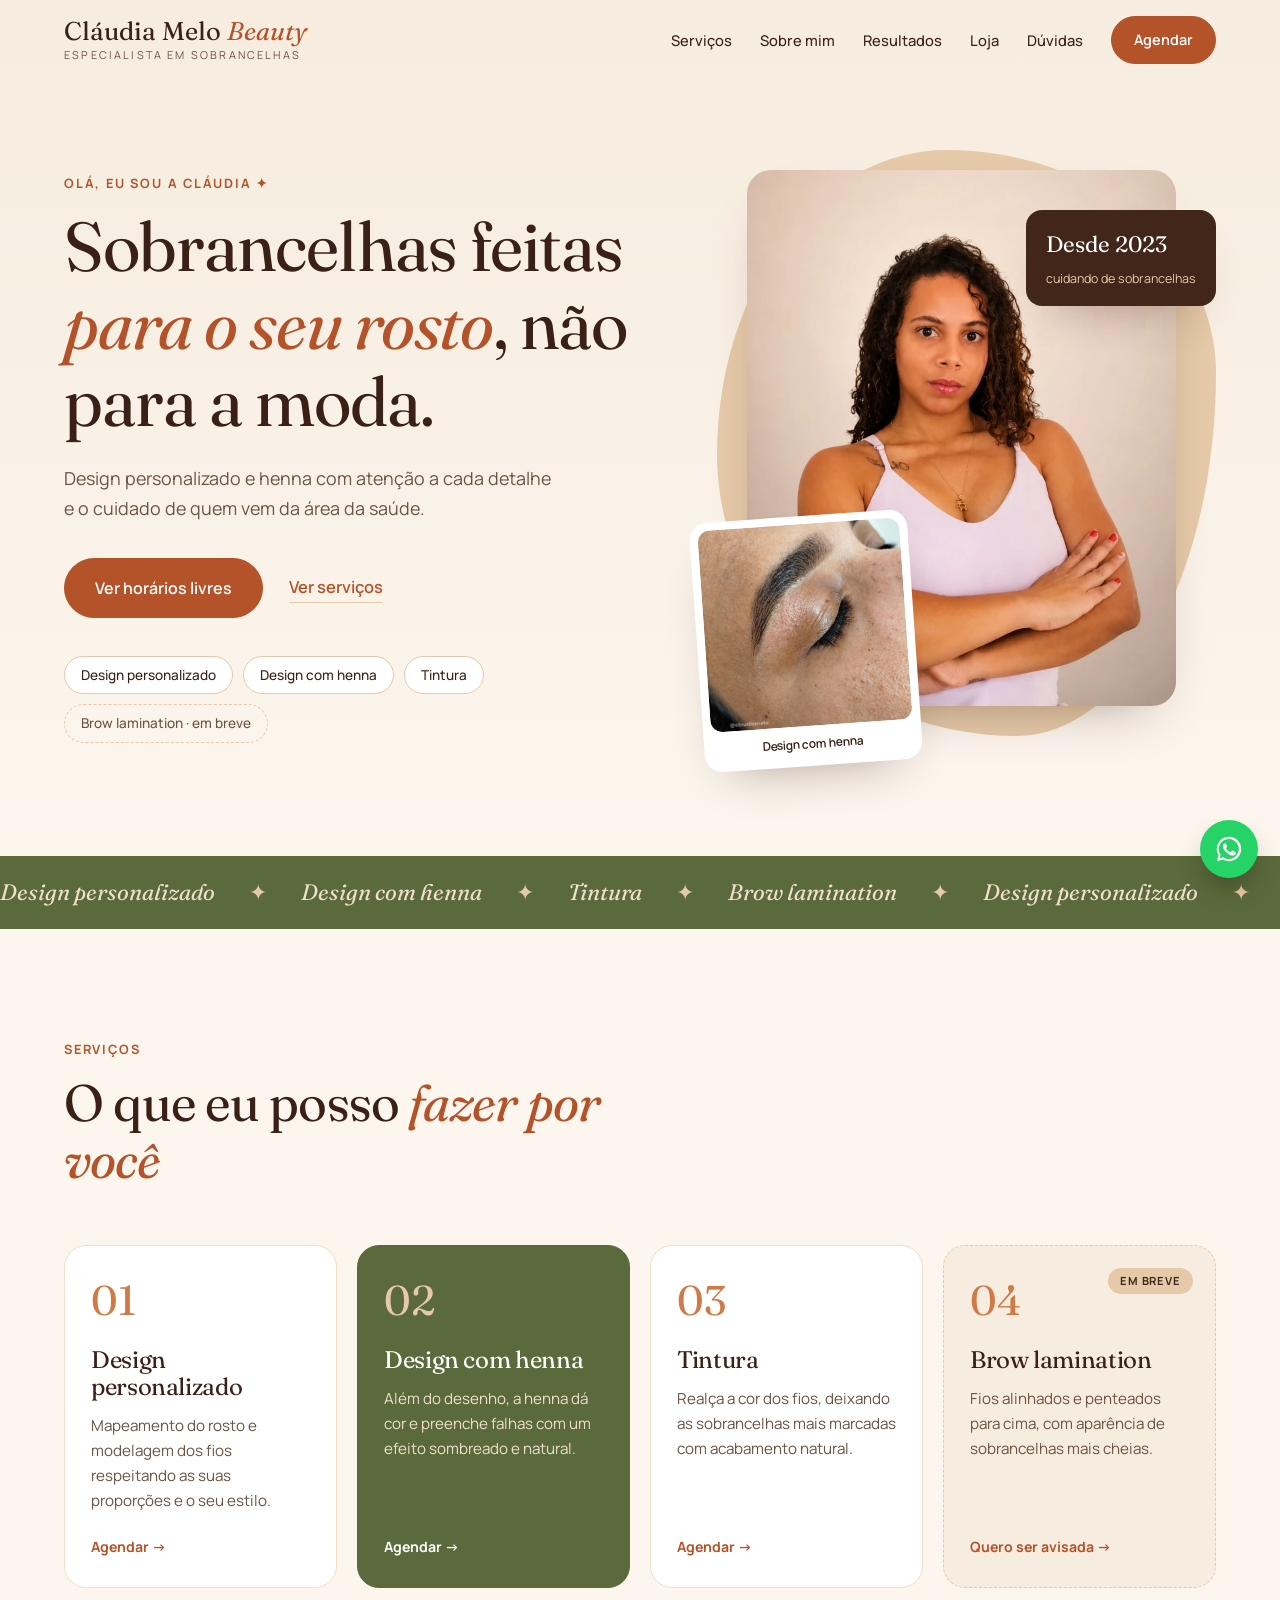
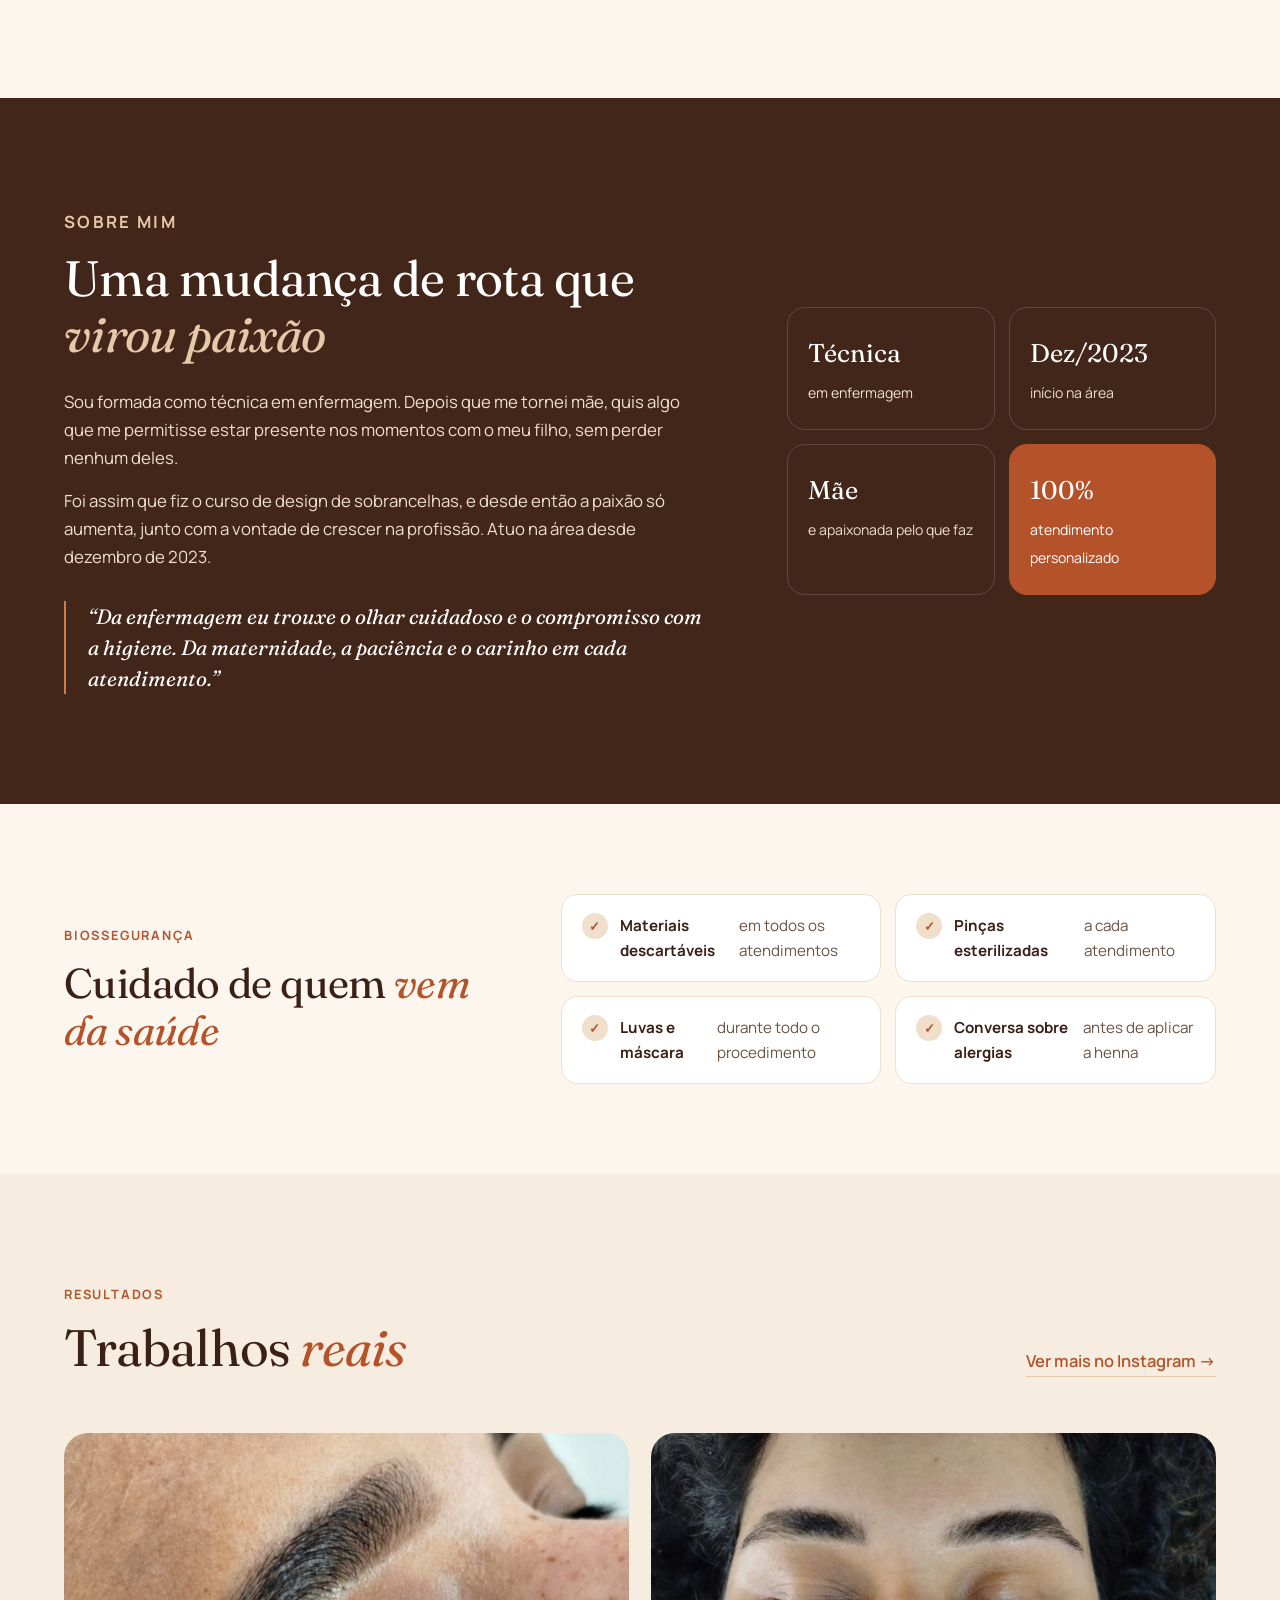
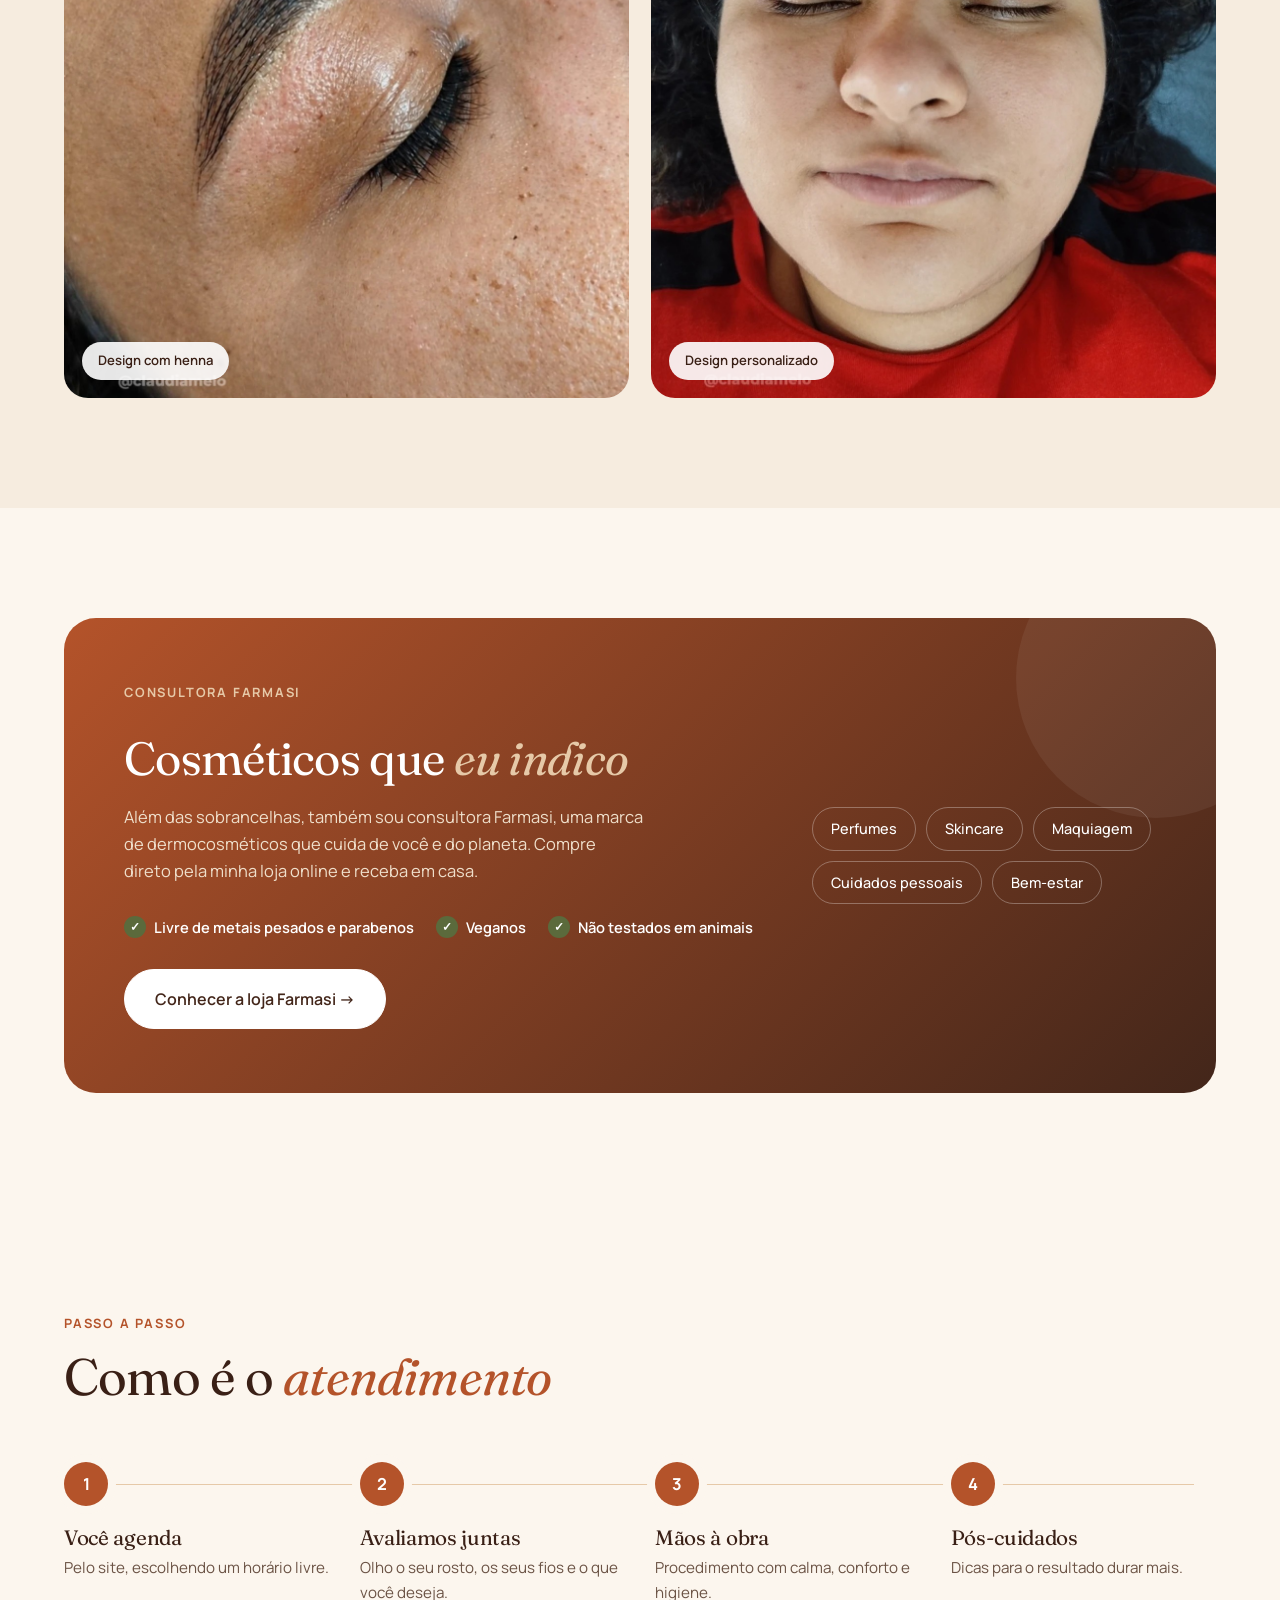
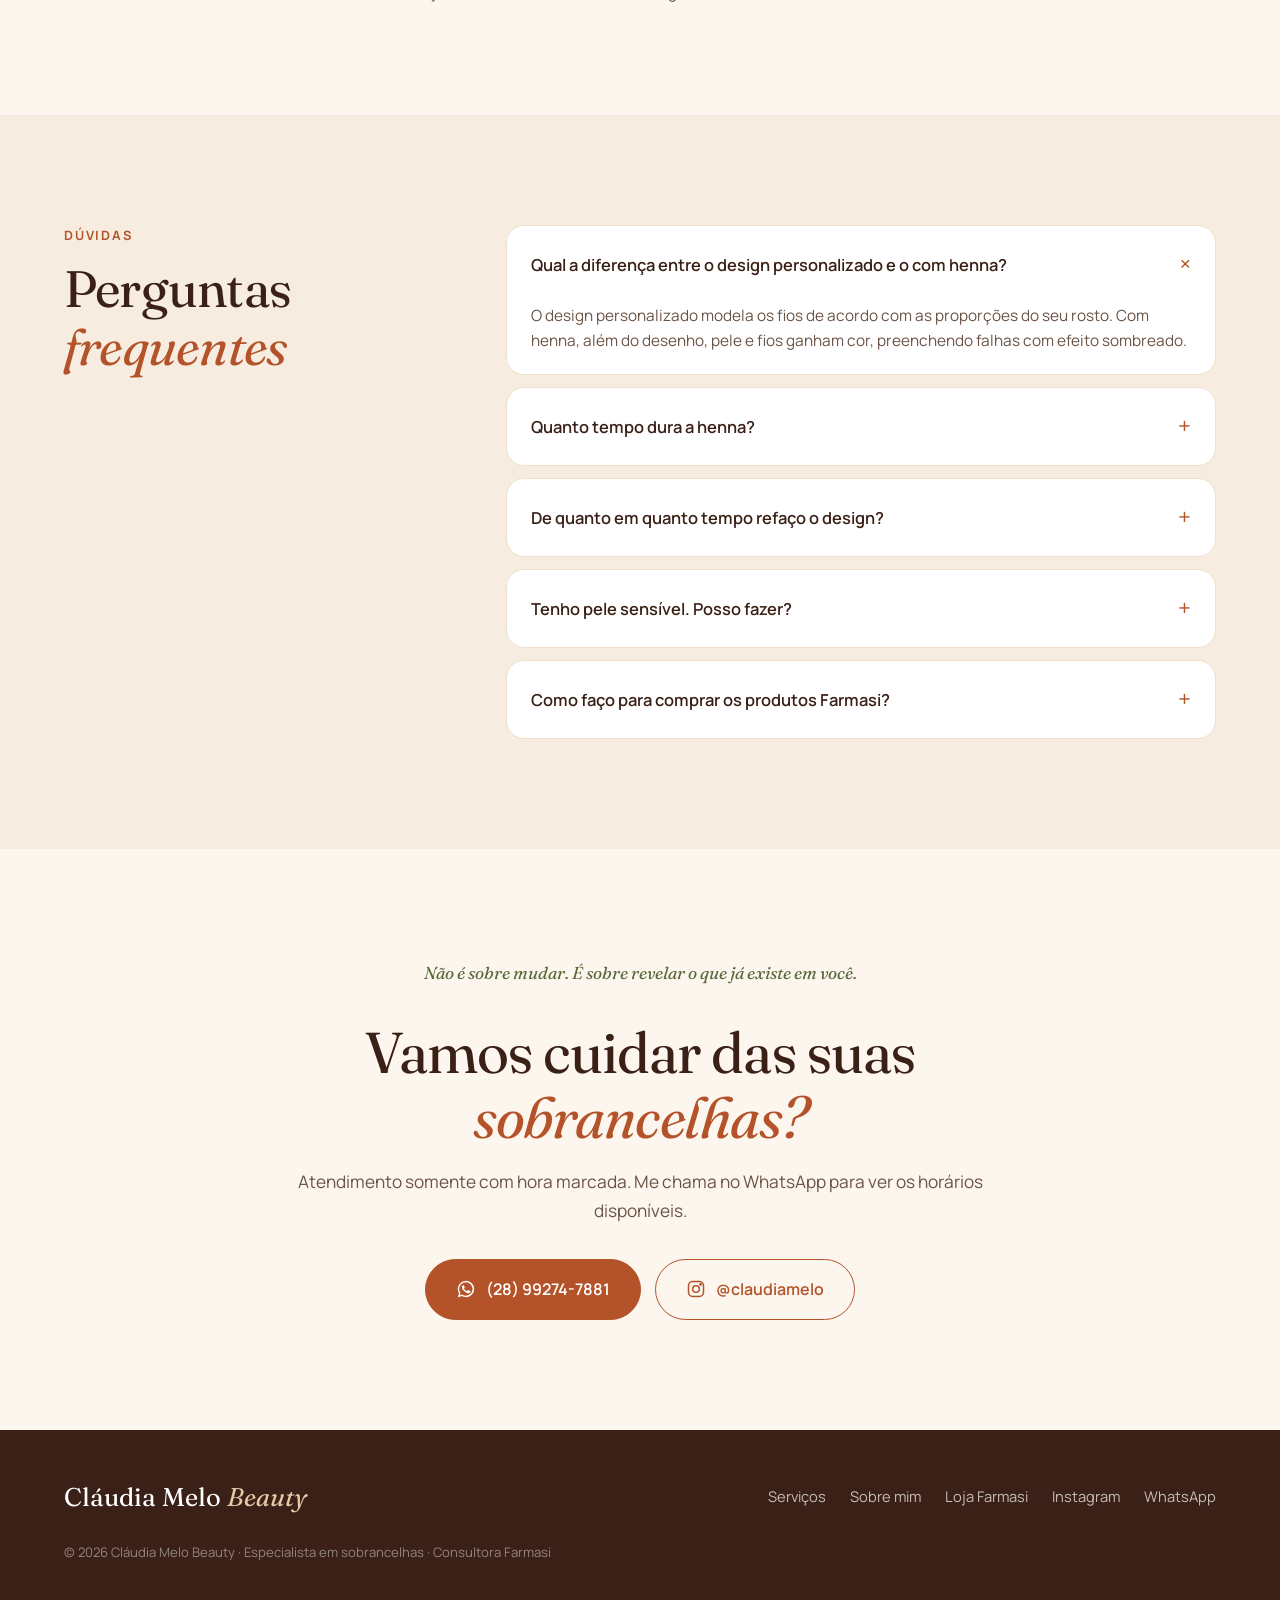
<file: index.html>
<!DOCTYPE html>
<html lang="pt-BR">
<head>
  <meta charset="UTF-8">
  <meta name="viewport" content="width=device-width, initial-scale=1.0">
  <title>Cláudia Melo Beauty | Especialista em Sobrancelhas</title>
  <meta name="description" content="Design de sobrancelhas personalizado, design com henna, tintura e brow lamination com Cláudia Melo Beauty. Consultora Farmasi. Agende pelo WhatsApp.">
  <meta property="og:title" content="Cláudia Melo Beauty | Especialista em Sobrancelhas">
  <meta property="og:description" content="Sobrancelhas desenhadas sob medida, com o cuidado de quem vem da área da saúde.">
  <meta property="og:image" content="design-henna.webp">
  <meta name="theme-color" content="#fcf6ee">
  <link rel="preconnect" href="https://fonts.googleapis.com">
  <link rel="preconnect" href="https://fonts.gstatic.com" crossorigin>
  <link href="https://fonts.googleapis.com/css2?family=Fraunces:ital,opsz,wght@0,9..144,400;0,9..144,500;1,9..144,400&family=Manrope:wght@400;500;600;700&display=swap" rel="stylesheet">
  <link rel="stylesheet" href="style.css?v=7">
</head>
<body>

  <!-- Cabeçalho -->
  <header class="header" id="header">
    <div class="container header__inner">
      <a href="#inicio" class="brand" aria-label="Cláudia Melo Beauty">
        <span class="brand__name">Cláudia Melo <em>Beauty</em></span>
        <span class="brand__tag">especialista em sobrancelhas</span>
      </a>
      <nav class="nav" id="nav">
        <a href="#servicos">Serviços</a>
        <a href="#sobre">Sobre mim</a>
        <a href="#resultados">Resultados</a>
        <a href="#loja">Loja</a>
        <a href="#duvidas">Dúvidas</a>
        <a href="agendar.html" class="pill">Agendar</a>
      </nav>
      <button class="burger" id="burger" aria-label="Abrir menu"><span></span><span></span></button>
    </div>
  </header>

  <!-- Hero -->
  <section class="hero" id="inicio">
    <div class="container hero__grid">
      <div class="hero__text">
        <p class="eyebrow reveal">Olá, eu sou a Cláudia ✦</p>
        <h1 class="reveal">Sobrancelhas feitas <em>para o seu rosto</em>, não para a moda.</h1>
        <p class="hero__lead reveal">Design personalizado e henna com atenção a cada detalhe e o cuidado de quem vem da área da saúde.</p>
        <div class="hero__cta reveal">
          <a href="agendar.html" class="pill pill--lg">Ver horários livres
          </a>
          <a href="#servicos" class="text-link">Ver serviços</a>
        </div>
        <ul class="hero__chips reveal">
          <li>Design personalizado</li>
          <li>Design com henna</li>
          <li>Tintura</li>
          <li class="is-soon">Brow lamination · em breve</li>
        </ul>
      </div>
      <div class="hero__visual reveal">
        <div class="hero__blob"></div>
        <img class="hero__portrait" src="claudia.webp" alt="Cláudia Melo, designer de sobrancelhas">
        <figure class="hero__mini">
          <img src="design-henna.webp" alt="Sobrancelha com design e henna">
          <figcaption>Design com henna</figcaption>
        </figure>
        <div class="hero__since"><strong>Desde 2023</strong><span>cuidando de sobrancelhas</span></div>
      </div>
    </div>
  </section>

  <!-- Faixa animada -->
  <div class="ticker" aria-hidden="true">
    <div class="ticker__track">
      <span>Design personalizado</span><i>✦</i><span>Design com henna</span><i>✦</i><span>Tintura</span><i>✦</i><span>Brow lamination</span><i>✦</i>
      <span>Design personalizado</span><i>✦</i><span>Design com henna</span><i>✦</i><span>Tintura</span><i>✦</i><span>Brow lamination</span><i>✦</i>
    </div>
  </div>

  <!-- Serviços -->
  <section class="section" id="servicos">
    <div class="container">
      <div class="title reveal">
        <p class="eyebrow">Serviços</p>
        <h2>O que eu posso <em>fazer por você</em></h2>
      </div>
      <div class="cards">
        <article class="card reveal">
          <span class="card__num">01</span>
          <h3>Design personalizado</h3>
          <p>Mapeamento do rosto e modelagem dos fios respeitando as suas proporções e o seu estilo.</p>
          <a href="agendar.html?servico=design" class="card__link">Agendar →</a>
        </article>
        <article class="card card--featured reveal">
          <span class="card__num">02</span>
          <h3>Design com henna</h3>
          <p>Além do desenho, a henna dá cor e preenche falhas com um efeito sombreado e natural.</p>
          <a href="agendar.html?servico=henna" class="card__link">Agendar →</a>
        </article>
        <article class="card reveal">
          <span class="card__num">03</span>
          <h3>Tintura</h3>
          <p>Realça a cor dos fios, deixando as sobrancelhas mais marcadas com acabamento natural.</p>
          <a href="agendar.html?servico=tintura" class="card__link">Agendar →</a>
        </article>
        <article class="card card--soon reveal">
          <span class="badge">Em breve</span>
          <span class="card__num">04</span>
          <h3>Brow lamination</h3>
          <p>Fios alinhados e penteados para cima, com aparência de sobrancelhas mais cheias.</p>
          <a data-wpp="Olá, Cláudia! Quero ser avisada quando o brow lamination estiver disponível." class="card__link">Quero ser avisada →</a>
        </article>
      </div>
    </div>
  </section>

  <!-- Sobre -->
  <section class="about" id="sobre">
    <div class="container about__grid">
      <div class="about__text reveal">
        <p class="eyebrow eyebrow--light">Sobre mim</p>
        <h2>Uma mudança de rota que <em>virou paixão</em></h2>
        <p>Sou formada como técnica em enfermagem. Depois que me tornei mãe, quis algo que me permitisse estar presente nos momentos com o meu filho, sem perder nenhum deles.</p>
        <p>Foi assim que fiz o curso de design de sobrancelhas, e desde então a paixão só aumenta, junto com a vontade de crescer na profissão. Atuo na área desde dezembro de 2023.</p>
        <blockquote>“Da enfermagem eu trouxe o olhar cuidadoso e o compromisso com a higiene. Da maternidade, a paciência e o carinho em cada atendimento.”</blockquote>
      </div>
      <div class="about__facts reveal">
        <div class="fact"><strong>Técnica</strong><span>em enfermagem</span></div>
        <div class="fact"><strong>Dez/2023</strong><span>início na área</span></div>
        <div class="fact"><strong>Mãe</strong><span>e apaixonada pelo que faz</span></div>
        <div class="fact fact--accent"><strong>100%</strong><span>atendimento personalizado</span></div>
      </div>
    </div>
  </section>

  <!-- Cuidados -->
  <section class="section care">
    <div class="container care__grid">
      <div class="reveal">
        <p class="eyebrow">Biossegurança</p>
        <h2>Cuidado de quem <em>vem da saúde</em></h2>
      </div>
      <ul class="care__list reveal">
        <li><b>Materiais descartáveis</b> em todos os atendimentos</li>
        <li><b>Pinças esterilizadas</b> a cada atendimento</li>
        <li><b>Luvas e máscara</b> durante todo o procedimento</li>
        <li><b>Conversa sobre alergias</b> antes de aplicar a henna</li>
      </ul>
    </div>
  </section>

  <!-- Resultados -->
  <section class="section results" id="resultados">
    <div class="container">
      <div class="title title--row reveal">
        <div>
          <p class="eyebrow">Resultados</p>
          <h2>Trabalhos <em>reais</em></h2>
        </div>
        <a data-insta class="text-link">Ver mais no Instagram →</a>
      </div>
      <div class="results__grid">
        <figure class="reveal"><img src="design-henna.webp" alt="Design de sobrancelha com henna" loading="lazy"><figcaption>Design com henna</figcaption></figure>
        <figure class="reveal"><img src="design-personalizado.webp" alt="Design de sobrancelhas personalizado" loading="lazy"><figcaption>Design personalizado</figcaption></figure>
      </div>
    </div>
  </section>

  <!-- Loja Farmasi -->
  <section class="section shop" id="loja">
    <div class="container">
      <div class="shop__box reveal">
        <div class="shop__text">
          <p class="eyebrow eyebrow--light">Consultora Farmasi</p>
          <h2>Cosméticos que <em>eu indico</em></h2>
          <p>Além das sobrancelhas, também sou consultora Farmasi, uma marca de dermocosméticos que cuida de você e do planeta. Compre direto pela minha loja online e receba em casa.</p>
          <ul class="shop__perks">
            <li>Livre de metais pesados e parabenos</li>
            <li>Veganos</li>
            <li>Não testados em animais</li>
          </ul>
          <a href="https://www.farmasi.com.br/claudiaemillemelosilva" target="_blank" rel="noopener" class="pill pill--light pill--lg">Conhecer a loja Farmasi →</a>
        </div>
        <ul class="shop__tags" aria-label="Categorias">
          <li>Perfumes</li>
          <li>Skincare</li>
          <li>Maquiagem</li>
          <li>Cuidados pessoais</li>
          <li>Bem-estar</li>
        </ul>
      </div>
    </div>
  </section>

  <!-- Como funciona -->
  <section class="section steps">
    <div class="container">
      <div class="title reveal">
        <p class="eyebrow">Passo a passo</p>
        <h2>Como é o <em>atendimento</em></h2>
      </div>
      <ol class="steps__line">
        <li class="reveal"><span>1</span><h4>Você agenda</h4><p>Pelo site, escolhendo um horário livre.</p></li>
        <li class="reveal"><span>2</span><h4>Avaliamos juntas</h4><p>Olho o seu rosto, os seus fios e o que você deseja.</p></li>
        <li class="reveal"><span>3</span><h4>Mãos à obra</h4><p>Procedimento com calma, conforto e higiene.</p></li>
        <li class="reveal"><span>4</span><h4>Pós-cuidados</h4><p>Dicas para o resultado durar mais.</p></li>
      </ol>
    </div>
  </section>

  <!-- Dúvidas -->
  <section class="section faq" id="duvidas">
    <div class="container faq__wrap">
      <div class="title reveal">
        <p class="eyebrow">Dúvidas</p>
        <h2>Perguntas <em>frequentes</em></h2>
      </div>
      <div class="faq__list reveal">
        <details open>
          <summary>Qual a diferença entre o design personalizado e o com henna?</summary>
          <p>O design personalizado modela os fios de acordo com as proporções do seu rosto. Com henna, além do desenho, pele e fios ganham cor, preenchendo falhas com efeito sombreado.</p>
        </details>
        <details>
          <summary>Quanto tempo dura a henna?</summary>
          <p>Na pele, costuma durar de 7 a 15 dias, e nos fios um pouco mais. Varia conforme a oleosidade da pele e os cuidados em casa.</p>
        </details>
        <details>
          <summary>De quanto em quanto tempo refaço o design?</summary>
          <p>O ideal é a cada 15 a 20 dias, acompanhando o crescimento dos fios.</p>
        </details>
        <details>
          <summary>Tenho pele sensível. Posso fazer?</summary>
          <p>Antes de qualquer procedimento conversamos sobre alergias e sensibilidades. Se for preciso, fazemos um teste antes da aplicação da henna.</p>
        </details>
        <details>
          <summary>Como faço para comprar os produtos Farmasi?</summary>
          <p>É só acessar a minha <a href="https://www.farmasi.com.br/claudiaemillemelosilva" target="_blank" rel="noopener">loja online</a> e finalizar a compra por lá. Se tiver dúvida sobre algum produto, me chama no WhatsApp.</p>
        </details>
      </div>
    </div>
  </section>

  <!-- Contato -->
  <section class="contact" id="contato">
    <div class="container contact__box reveal">
      <p class="contact__quote">Não é sobre mudar. É sobre revelar o que já existe em você.</p>
      <h2>Vamos cuidar das suas <em>sobrancelhas?</em></h2>
      <p>Atendimento somente com hora marcada. Me chama no WhatsApp para ver os horários disponíveis.</p>
      <div class="contact__actions">
        <a data-wpp="Olá, Cláudia! Gostaria de agendar um horário." class="pill pill--lg">
          <svg class="ico" viewBox="0 0 32 32"><use href="#i-wpp"/></svg> <span data-wpp-label></span>
        </a>
        <a data-insta class="pill pill--outline pill--lg">
          <svg class="ico ico--line" viewBox="0 0 24 24"><rect x="3" y="3" width="18" height="18" rx="5"/><circle cx="12" cy="12" r="4"/><circle cx="17.5" cy="6.5" r=".8"/></svg> @claudiamelo
        </a>
      </div>
    </div>
  </section>

  <!-- Rodapé -->
  <footer class="footer">
    <div class="container footer__inner">
      <span class="brand__name">Cláudia Melo <em>Beauty</em></span>
      <nav>
        <a href="#servicos">Serviços</a>
        <a href="#sobre">Sobre mim</a>
        <a href="#loja">Loja Farmasi</a>
        <a data-insta>Instagram</a>
        <a data-wpp="Olá, Cláudia!">WhatsApp</a>
      </nav>
      <small>© <span id="year"></span> Cláudia Melo Beauty · Especialista em sobrancelhas · Consultora Farmasi</small>
    </div>
  </footer>

  <!-- WhatsApp flutuante -->
  <a data-wpp="Olá, Cláudia! Gostaria de agendar um horário." class="wpp-float" aria-label="Agendar pelo WhatsApp">
    <svg viewBox="0 0 32 32"><use href="#i-wpp"/></svg>
  </a>

  <svg width="0" height="0" style="position:absolute" aria-hidden="true">
    <symbol id="i-wpp" viewBox="0 0 32 32"><path fill="currentColor" d="M16 3a13 13 0 0 0-11.2 19.6L3 29l6.6-1.7A13 13 0 1 0 16 3zm0 23.7c-2 0-4-.6-5.7-1.6l-.4-.2-3.9 1 1-3.8-.3-.4A10.7 10.7 0 1 1 16 26.7zm5.9-8c-.3-.2-1.9-1-2.2-1-.3-.1-.5-.2-.7.2l-1 1.2c-.2.2-.4.2-.7.1a8.8 8.8 0 0 1-4.4-3.8c-.3-.6.3-.5 1-1.8.1-.2 0-.4 0-.6l-1-2.4c-.3-.6-.5-.5-.7-.5h-.6c-.2 0-.6.1-.9.4-.3.3-1.2 1.1-1.2 2.8s1.2 3.3 1.4 3.5c.2.2 2.4 3.7 5.8 5.2 2.2.9 3 1 4.1.8.7-.1 1.9-.8 2.2-1.5.3-.8.3-1.4.2-1.5-.1-.2-.3-.3-.6-.4z"/></symbol>
  </svg>

  <script src="script.js?v=4"></script>
</body>
</html>
</file>
<file: style.css>
:root {
  --bg: #fcf6ee;
  --cream-50: #f6ecdf;
  --cream-100: #efdfcb;
  --cream-200: #e6c9a8;
  --rust-400: #d07a45;
  --rust: #b4532a;
  --brown-dark: #43261a;
  --olive: #5b6a3c;
  --ink: #3a2016;
  --text: #6b5345;
  --white: #fff;
  --serif: "Fraunces", Georgia, serif;
  --sans: "Manrope", "Segoe UI", sans-serif;
  --shadow: 0 24px 50px -28px rgba(67, 38, 26, .45);
}

* { margin: 0; padding: 0; box-sizing: border-box; }
html { scroll-behavior: smooth; scroll-padding-top: 84px; }
body { font-family: var(--sans); color: var(--text); background: var(--bg); line-height: 1.65; font-size: 16.5px; overflow-x: hidden; }
img { display: block; max-width: 100%; }
a { color: inherit; text-decoration: none; }
h1, h2, h3, h4 { font-family: var(--serif); font-weight: 400; color: var(--ink); line-height: 1.12; letter-spacing: -.015em; }
h1 em, h2 em, .brand__name em { font-style: italic; color: var(--rust); }

.container { width: min(1180px, 90%); margin: 0 auto; }
.section { padding: 110px 0; }

.eyebrow { font-size: .8rem; font-weight: 700; letter-spacing: .14em; text-transform: uppercase; color: var(--rust); margin-bottom: 14px; }
.eyebrow--light { color: var(--cream-200); }

.title { margin-bottom: 56px; max-width: 640px; }
.title h2 { font-size: clamp(2.1rem, 4vw, 3.2rem); }
.title--row { max-width: none; display: flex; justify-content: space-between; align-items: flex-end; gap: 24px; flex-wrap: wrap; }

/* Botões */
.pill {
  display: inline-flex; align-items: center; gap: 10px;
  padding: 11px 22px; border-radius: 999px;
  background: var(--rust); color: var(--white);
  font-weight: 600; font-size: .9rem;
  border: 1.5px solid var(--rust);
  transition: background .25s, transform .25s, color .25s;
}
.pill:hover { background: var(--brown-dark); border-color: var(--brown-dark); transform: translateY(-2px); }
.pill--lg { padding: 16px 30px; font-size: 1rem; }
.pill--light { background: var(--white); color: var(--brown-dark); border-color: var(--white); }
.pill--light:hover { background: var(--cream-100); border-color: var(--cream-100); color: var(--brown-dark); }
.pill--outline { background: transparent; color: var(--rust); }
.pill--outline:hover { color: var(--white); }
.ico { width: 20px; height: 20px; flex-shrink: 0; }
.ico--line { fill: none; stroke: currentColor; stroke-width: 1.8; }
.text-link { font-weight: 600; color: var(--rust); border-bottom: 1.5px solid var(--cream-200); padding-bottom: 2px; transition: border-color .25s; }
.text-link:hover { border-color: var(--rust); }

/* Header */
.header { position: fixed; inset: 0 0 auto; z-index: 100; padding: 16px 0; transition: background .3s, box-shadow .3s, padding .3s; }
.header.scrolled { background: rgba(252, 246, 238, .92); backdrop-filter: blur(10px); box-shadow: 0 8px 30px -22px rgba(67, 38, 26, .5); padding: 10px 0; }
.header__inner { display: flex; align-items: center; justify-content: space-between; gap: 24px; }
.brand { display: flex; flex-direction: column; line-height: 1; }
.brand__name { font-family: var(--serif); font-size: 1.6rem; color: var(--ink); }
.brand__tag { font-size: .68rem; letter-spacing: .2em; text-transform: uppercase; color: var(--text); margin-top: 5px; }
.nav { display: flex; align-items: center; gap: 28px; }
.nav a:not(.pill) { font-size: .92rem; font-weight: 500; color: var(--ink); transition: color .2s; }
.nav a:not(.pill):hover { color: var(--rust); }
.burger { display: none; background: none; border: 0; cursor: pointer; width: 40px; height: 40px; position: relative; z-index: 120; }
.burger span { position: absolute; left: 8px; right: 8px; height: 2px; background: var(--ink); transition: .3s; }
.burger span:first-child { top: 15px; }
.burger span:last-child { top: 24px; }
.burger.open span:first-child { top: 19px; transform: rotate(45deg); }
.burger.open span:last-child { top: 19px; transform: rotate(-45deg); }

/* Hero */
.hero { padding: 150px 0 90px; background: linear-gradient(180deg, var(--cream-50) 0%, var(--bg) 100%); }
.hero__grid { display: grid; grid-template-columns: 1.05fr .95fr; gap: 60px; align-items: center; }
.hero h1 { font-size: clamp(2.6rem, 5.4vw, 4.5rem); margin-bottom: 24px; }
.hero__lead { font-size: 1.12rem; max-width: 500px; margin-bottom: 34px; }
.hero__cta { display: flex; align-items: center; gap: 26px; flex-wrap: wrap; margin-bottom: 38px; }
.hero__chips { list-style: none; display: flex; flex-wrap: wrap; gap: 10px; }
.hero__chips li { padding: 7px 16px; border-radius: 999px; background: var(--white); border: 1px solid var(--cream-200); font-size: .85rem; font-weight: 500; color: var(--ink); }
.hero__chips .is-soon { background: transparent; border-style: dashed; color: var(--text); }

.hero__visual { position: relative; padding: 20px 40px 60px 50px; }
.hero__blob { position: absolute; inset: 0 0 30px 20px; background: var(--cream-200); border-radius: 46% 54% 40% 60% / 52% 38% 62% 48%; z-index: 0; }
.hero__portrait { position: relative; z-index: 1; width: 100%; aspect-ratio: 4 / 5; object-fit: cover; object-position: top; border-radius: 24px; box-shadow: var(--shadow); }
.hero__mini { position: absolute; z-index: 2; left: 0; bottom: 0; width: 42%; background: var(--white); padding: 8px 8px 12px; border-radius: 18px; box-shadow: var(--shadow); transform: rotate(-4deg); }
.hero__mini img { aspect-ratio: 1; object-fit: cover; border-radius: 12px; }
.hero__mini figcaption { font-size: .75rem; font-weight: 600; text-align: center; margin-top: 8px; color: var(--ink); }
.hero__since { position: absolute; z-index: 2; right: 0; top: 60px; background: var(--brown-dark); color: var(--white); padding: 16px 20px; border-radius: 16px; box-shadow: var(--shadow); animation: bob 5s ease-in-out infinite; }
.hero__since strong { display: block; font-family: var(--serif); font-weight: 400; font-size: 1.4rem; color: var(--white); }
.hero__since span { font-size: .78rem; color: var(--cream-200); }
@keyframes bob { 50% { transform: translateY(-8px); } }

/* Faixa animada */
.ticker { background: var(--olive); color: var(--cream-100); overflow: hidden; padding: 18px 0; }
.ticker__track { display: flex; gap: 34px; width: max-content; animation: slide 28s linear infinite; font-family: var(--serif); font-style: italic; font-size: 1.4rem; white-space: nowrap; }
.ticker i { font-style: normal; color: var(--cream-200); }
@keyframes slide { to { transform: translateX(-50%); } }

/* Serviços */
.cards { display: grid; grid-template-columns: repeat(4, 1fr); gap: 20px; }
.card { position: relative; background: var(--white); border: 1px solid var(--cream-100); border-radius: 22px; padding: 34px 26px 28px; display: flex; flex-direction: column; transition: transform .3s, box-shadow .3s; }
.card:hover { transform: translateY(-6px); box-shadow: var(--shadow); }
.card__num { font-family: var(--serif); font-size: 2.6rem; color: var(--rust-400); line-height: 1; margin-bottom: 26px; }
.card h3 { font-size: 1.5rem; margin-bottom: 12px; }
.card p { font-size: .95rem; flex: 1; margin-bottom: 22px; }
.card__link { font-weight: 700; font-size: .88rem; color: var(--rust); }
.card--featured { background: var(--olive); border-color: var(--olive); }
.card--featured h3, .card--featured .card__link { color: var(--white); }
.card--featured p { color: var(--cream-100); }
.card--featured .card__num { color: var(--cream-200); }
.card--soon { background: var(--cream-50); border-style: dashed; border-color: var(--cream-200); }
.badge { position: absolute; top: 22px; right: 22px; padding: 4px 12px; border-radius: 999px; background: var(--cream-200); color: var(--brown-dark); font-size: .7rem; font-weight: 700; letter-spacing: .08em; text-transform: uppercase; }

/* Sobre */
.about { background: var(--brown-dark); color: var(--cream-100); padding: 110px 0; }
.about__grid { display: grid; grid-template-columns: 1.2fr .8fr; gap: 80px; align-items: center; }
.about h2 { color: var(--white); font-size: clamp(2.1rem, 4vw, 3.1rem); margin-bottom: 26px; }
.about h2 em { color: var(--cream-200); }
.about__text p { margin-bottom: 16px; font-size: 1.05rem; }
.about blockquote { margin-top: 30px; padding-left: 22px; border-left: 2px solid var(--rust-400); font-family: var(--serif); font-style: italic; font-size: 1.3rem; line-height: 1.5; color: var(--white); }
.about__facts { display: grid; grid-template-columns: 1fr 1fr; gap: 14px; }
.fact { border: 1px solid rgba(255,255,255,.16); border-radius: 18px; padding: 24px 20px; }
.fact strong { display: block; font-family: var(--serif); font-weight: 400; font-size: 1.6rem; color: var(--white); margin-bottom: 4px; }
.fact span { font-size: .88rem; }
.fact--accent { background: var(--rust); border-color: var(--rust); }
.fact--accent strong, .fact--accent span { color: var(--white); }

/* Cuidados */
.care { padding: 90px 0; }
.care__grid { display: grid; grid-template-columns: .8fr 1.2fr; gap: 60px; align-items: center; }
.care h2 { font-size: clamp(1.9rem, 3.4vw, 2.6rem); }
.care__list { list-style: none; display: grid; grid-template-columns: 1fr 1fr; gap: 14px; }
.care__list li { display: flex; gap: 12px; align-items: flex-start; background: var(--white); border-radius: 16px; padding: 18px 20px; border: 1px solid var(--cream-100); font-size: .95rem; }
.care__list li::before { content: "✓"; flex-shrink: 0; width: 26px; height: 26px; border-radius: 50%; display: grid; place-items: center; background: var(--cream-100); color: var(--rust); font-weight: 700; font-size: .8rem; }
.care__list b { color: var(--ink); font-weight: 700; }

/* Resultados */
.results { background: var(--cream-50); }
.results__grid { display: grid; grid-template-columns: 1fr 1fr; gap: 22px; }
.results__grid figure { position: relative; border-radius: 24px; overflow: hidden; aspect-ratio: 1; }
.results__grid img { width: 100%; height: 100%; object-fit: cover; transition: transform .6s; }
.results__grid figure:hover img { transform: scale(1.05); }
.results__grid figcaption { position: absolute; left: 18px; bottom: 18px; padding: 8px 16px; border-radius: 999px; background: rgba(255,255,255,.9); font-size: .82rem; font-weight: 600; color: var(--ink); }

/* Loja */
.shop__box {
  display: grid; grid-template-columns: 1.3fr .7fr; gap: 50px; align-items: center;
  background: linear-gradient(135deg, var(--rust) 0%, var(--brown-dark) 100%);
  border-radius: 32px; padding: 64px 60px; color: var(--cream-100);
  position: relative; overflow: hidden;
}
.shop__box::after { content: ""; position: absolute; right: -80px; top: -80px; width: 280px; height: 280px; border-radius: 50%; background: rgba(255,255,255,.06); }
.shop__text { position: relative; z-index: 1; }
.shop h2 { color: var(--white); font-size: clamp(2rem, 3.8vw, 2.9rem); margin-bottom: 18px; }
.shop h2 em { color: var(--cream-200); }
.shop__text p { max-width: 520px; margin-bottom: 30px; }
.shop__tags { list-style: none; display: flex; flex-wrap: wrap; gap: 10px; position: relative; z-index: 1; }
.shop__tags li { padding: 9px 18px; border-radius: 999px; border: 1px solid rgba(255,255,255,.3); font-size: .9rem; font-weight: 500; color: var(--white); }

.shop__perks { list-style: none; display: flex; flex-wrap: wrap; gap: 10px 22px; margin-bottom: 30px; }
.shop__perks li { display: flex; align-items: center; gap: 8px; font-weight: 600; font-size: .92rem; color: var(--white); }
.shop__perks li::before { content: "✓"; width: 22px; height: 22px; border-radius: 50%; display: grid; place-items: center; background: var(--olive); font-size: .72rem; }
.contact__quote { font-family: var(--serif); font-style: italic; font-size: 1.15rem; color: var(--olive); margin-bottom: 14px; }

/* Passo a passo */
.steps__line { list-style: none; display: grid; grid-template-columns: repeat(4, 1fr); gap: 30px; position: relative; }
.steps__line::before { content: ""; position: absolute; top: 22px; left: 22px; right: 22px; height: 1px; background: var(--cream-200); }
.steps__line li { position: relative; }
.steps__line span { width: 44px; height: 44px; border-radius: 50%; display: grid; place-items: center; background: var(--rust); color: var(--white); font-weight: 700; margin-bottom: 20px; box-shadow: 0 0 0 8px var(--bg); }
.steps__line h4 { font-size: 1.3rem; margin-bottom: 6px; }
.steps__line p { font-size: .95rem; }

/* FAQ */
.faq { background: var(--cream-50); }
.faq__wrap { display: grid; grid-template-columns: .7fr 1.3fr; gap: 60px; align-items: start; }
.faq__list { display: grid; gap: 12px; }
.faq__list details { background: var(--white); border-radius: 18px; border: 1px solid var(--cream-100); padding: 0 24px; }
.faq__list summary { list-style: none; cursor: pointer; display: flex; justify-content: space-between; align-items: center; gap: 16px; padding: 20px 0; font-weight: 600; color: var(--ink); }
.faq__list summary::-webkit-details-marker { display: none; }
.faq__list summary::after { content: "+"; flex-shrink: 0; font-size: 1.4rem; font-weight: 400; color: var(--rust); transition: transform .3s; }
.faq__list details[open] summary::after { transform: rotate(45deg); }
.faq__list details p { padding-bottom: 20px; font-size: .96rem; }
.faq__list details a { color: var(--rust); font-weight: 600; text-decoration: underline; }

/* Contato */
.contact { padding: 110px 0; text-align: center; }
.contact__box { max-width: 760px; }
.contact h2 { font-size: clamp(2.2rem, 4.6vw, 3.6rem); margin-bottom: 18px; }
.contact p { font-size: 1.08rem; margin-bottom: 34px; }
.contact__actions { display: flex; justify-content: center; gap: 14px; flex-wrap: wrap; }

/* Rodapé */
.footer { background: var(--ink); color: rgba(255,255,255,.7); padding: 46px 0; }
.footer__inner { display: flex; justify-content: space-between; align-items: center; gap: 24px; flex-wrap: wrap; }
.footer .brand__name { color: var(--white); }
.footer .brand__name em { color: var(--cream-200); }
.footer nav { display: flex; gap: 24px; flex-wrap: wrap; font-size: .92rem; }
.footer nav a:hover { color: var(--cream-200); }
.footer small { font-size: .82rem; color: rgba(255,255,255,.45); }

/* WhatsApp flutuante */
.wpp-float { position: fixed; right: 22px; bottom: 22px; z-index: 90; width: 58px; height: 58px; border-radius: 50%; background: #25d366; color: var(--white); display: grid; place-items: center; box-shadow: 0 14px 30px -10px rgba(0,0,0,.45); transition: transform .3s; }
.wpp-float:hover { transform: scale(1.08); }
.wpp-float svg { width: 30px; height: 30px; }

/* Animação de entrada */
.reveal { opacity: 0; transform: translateY(28px); transition: opacity .8s ease, transform .8s ease; }
.reveal.visible { opacity: 1; transform: none; }

/* Responsivo */
@media (max-width: 1050px) {
  .burger { display: block; }
  .nav {
    position: fixed; inset: 0; flex-direction: column; justify-content: center; gap: 26px;
    background: var(--cream-50); opacity: 0; visibility: hidden; transition: opacity .3s, visibility .3s;
  }
  .nav.open { opacity: 1; visibility: visible; }
  .nav a:not(.pill) { font-family: var(--serif); font-size: 1.8rem; }
  .hero__grid, .about__grid, .care__grid, .faq__wrap, .shop__box { grid-template-columns: 1fr; gap: 50px; }
  .hero { padding-top: 120px; }
  .hero__visual { max-width: 480px; width: 100%; margin: 0 auto; }
  .cards { grid-template-columns: repeat(2, 1fr); }
  .steps__line { grid-template-columns: repeat(2, 1fr); row-gap: 40px; }
  .steps__line::before { display: none; }
}
@media (max-width: 640px) {
  body { font-size: 16px; }
  .section, .about, .contact { padding: 80px 0; }
  .title { margin-bottom: 40px; }
  .hero h1 { font-size: 2.45rem; }
  .hero__cta .pill { flex: 1 1 100%; justify-content: center; }
  .hero__visual { padding: 10px 20px 50px 30px; }
  .hero__since { top: 30px; padding: 12px 16px; }
  .hero__since strong { font-size: 1.15rem; }
  .cards, .care__list, .results__grid, .steps__line { grid-template-columns: 1fr; }
  .shop__box { padding: 44px 26px; border-radius: 24px; }
  .contact__actions .pill { flex: 1 1 100%; justify-content: center; }
  .footer__inner { flex-direction: column; text-align: center; }
  .footer nav { justify-content: center; }
}

[hidden] { display: none !important; }

/* Agenda online */
.booking { background: var(--cream-50); }
.booking__intro { margin-top: 14px; font-size: 1.02rem; }
.booking__box { background: var(--white); border: 1px solid var(--cream-100); border-radius: 28px; padding: 40px; box-shadow: var(--shadow); display: grid; gap: 34px; }
.booking__step h3 { display: flex; align-items: center; gap: 12px; font-size: 1.35rem; margin-bottom: 16px; }
.booking__step h3 span { width: 32px; height: 32px; border-radius: 50%; display: grid; place-items: center; background: var(--rust); color: var(--white); font-family: var(--sans); font-size: .85rem; font-weight: 700; }
.booking__hint { color: var(--text); font-size: .95rem; }
.booking__services { display: grid; grid-template-columns: repeat(3, 1fr); gap: 12px; }
.booking__days { display: flex; gap: 10px; overflow-x: auto; padding-bottom: 6px; }
.booking__slots { display: grid; grid-template-columns: repeat(auto-fill, minmax(92px, 1fr)); gap: 10px; }
.opt, .day, .slot {
  font: inherit; cursor: pointer; color: var(--ink);
  background: var(--bg); border: 1.5px solid var(--cream-100); border-radius: 16px;
  transition: border-color .2s, background .2s, color .2s, transform .2s;
}
.opt:hover, .day:not(:disabled):hover, .slot:hover { border-color: var(--rust-400); transform: translateY(-2px); }
.opt { text-align: left; padding: 16px 18px; display: flex; flex-direction: column; gap: 2px; }
.opt strong { font-size: 1rem; }
.opt span { font-size: .85rem; color: var(--text); }
.day { flex: 0 0 76px; padding: 10px 6px; display: flex; flex-direction: column; align-items: center; line-height: 1.2; text-transform: capitalize; }
.day strong { font-family: var(--serif); font-weight: 500; font-size: 1.6rem; margin: 2px 0; }
.day small { font-size: .74rem; color: var(--text); }
.day:disabled { opacity: .45; cursor: not-allowed; }
.slot { padding: 12px 8px; font-weight: 600; }
.opt.is-on, .day.is-on, .slot.is-on { background: var(--rust); border-color: var(--rust); color: var(--white); }
.opt.is-on span, .day.is-on small { color: var(--cream-100); }
.booking__form { border-top: 1px solid var(--cream-100); padding-top: 30px; display: grid; gap: 18px; }
.booking__summary { font-size: 1.05rem; color: var(--ink); }
.booking__summary::first-letter { text-transform: uppercase; }
.booking__fields { display: grid; grid-template-columns: 1fr 1fr; gap: 14px; }
.booking__fields label { display: grid; gap: 6px; font-size: .88rem; font-weight: 600; color: var(--ink); }
.booking__fields input, .admin input, .admin select {
  font: inherit; font-weight: 400; padding: 13px 16px; border-radius: 14px;
  border: 1.5px solid var(--cream-200); background: var(--bg); color: var(--ink);
}
.booking__fields input:focus, .admin input:focus { outline: none; border-color: var(--rust); }
.booking__form .pill { justify-self: start; cursor: pointer; font-family: inherit; }
.booking__form .pill:disabled { opacity: .6; cursor: wait; }
.booking__error { color: #a33a1f; font-weight: 600; font-size: .92rem; min-height: 1px; }
.booking__error:empty { display: none; }
.booking__error a { text-decoration: underline; }
.booking__slots .booking__error { grid-column: 1 / -1; }
.booking__done { text-align: center; display: grid; justify-items: center; gap: 14px; padding: 10px 0; }
.booking__done h3 { font-size: 1.8rem; }
.booking__done p { max-width: 460px; }
.booking__check { width: 64px; height: 64px; border-radius: 50%; display: grid; place-items: center; background: var(--olive); color: var(--white); font-size: 1.8rem; }
.booking__done-actions { display: flex; flex-wrap: wrap; justify-content: center; align-items: center; gap: 20px; margin-top: 6px; }
.booking__done-actions .text-link { background: none; border-width: 0 0 1.5px; font: inherit; font-weight: 600; cursor: pointer; }

@media (max-width: 640px) {
  .booking__box { padding: 26px 18px; border-radius: 22px; }
  .booking__services, .booking__fields { grid-template-columns: 1fr; }
  .booking__form .pill { justify-self: stretch; justify-content: center; }
}

/* Página admin */
.admin { min-height: 100vh; background: var(--cream-50); padding: 40px 0 80px; }
.admin__top { display: flex; justify-content: space-between; align-items: center; gap: 16px; flex-wrap: wrap; margin-bottom: 30px; }
.admin__card { background: var(--white); border: 1px solid var(--cream-100); border-radius: 24px; padding: 30px; box-shadow: var(--shadow); margin-bottom: 24px; }
.admin__card h2 { font-size: 1.6rem; margin-bottom: 18px; }
.admin__login { max-width: 420px; margin: 60px auto; display: grid; gap: 14px; }
.admin__login label, .admin__block label { display: grid; gap: 6px; font-size: .88rem; font-weight: 600; color: var(--ink); }
.admin .pill { cursor: pointer; font-family: inherit; }
.admin__day { margin-bottom: 22px; }
.admin__day h3::first-letter { text-transform: uppercase; }
.admin__day h3 { font-size: 1.15rem; padding-bottom: 8px; border-bottom: 1px solid var(--cream-100); margin-bottom: 8px; }
.admin__item { display: grid; grid-template-columns: 110px 1fr auto; gap: 14px; align-items: center; padding: 12px 0; border-bottom: 1px dashed var(--cream-100); }
.admin__item strong { color: var(--ink); }
.admin__item a { color: var(--rust); font-weight: 600; }
.admin__time { font-weight: 700; color: var(--ink); }
.admin__tag { font-size: .75rem; font-weight: 700; padding: 3px 10px; border-radius: 999px; background: var(--cream-100); color: var(--brown-dark); }
.admin__btn { font: inherit; font-size: .85rem; font-weight: 600; cursor: pointer; background: none; border: 1.5px solid var(--cream-200); color: var(--ink); padding: 7px 14px; border-radius: 999px; }
.admin__btn:hover { border-color: #a33a1f; color: #a33a1f; }
.admin__block { display: grid; grid-template-columns: repeat(4, 1fr) auto; gap: 12px; align-items: end; margin-bottom: 18px; }
.admin__check { display: flex !important; align-items: center; gap: 8px !important; grid-template-columns: none !important; padding-bottom: 14px; }
.admin__empty { color: var(--text); }
@media (max-width: 760px) {
  .admin__block { grid-template-columns: 1fr 1fr; }
  .admin__item { grid-template-columns: 1fr auto; }
  .admin__item > :nth-child(2) { grid-column: 1 / -1; grid-row: 2; }
}

/* Página de agendamento */
.booking--page { min-height: 100vh; padding-top: 140px; }
.booking--page .title h1 { font-size: clamp(2.3rem, 4.6vw, 3.6rem); }
.booking--page .booking__box { max-width: 920px; }
.booking--page .title { max-width: 920px; }
.booking--page .container > * { margin-left: auto; margin-right: auto; }
.booking__tips { list-style: none; max-width: 920px; margin-top: 28px; display: grid; gap: 10px; font-size: .95rem; }
.booking__tips li { padding-left: 26px; position: relative; }
.booking__tips li::before { content: "✦"; position: absolute; left: 0; color: var(--rust); }
.booking__tips b { color: var(--ink); }
.booking__tips a { color: var(--rust); font-weight: 600; text-decoration: underline; }
@media (max-width: 640px) {
  .booking--page { padding-top: 110px; }
}

/* Histórico de clientes (admin) */
.admin__search { width: 100%; margin-bottom: 16px; }
.admin__client-link { font: inherit; font-weight: 700; color: var(--ink); background: none; border: 0; padding: 0; cursor: pointer; border-bottom: 1.5px dashed var(--cream-200); }
.admin__client-link:hover { color: var(--rust); border-color: var(--rust); }
.client { border: 1px solid var(--cream-100); border-radius: 16px; margin-bottom: 10px; background: var(--bg); scroll-margin-top: 20px; }
.client summary { list-style: none; cursor: pointer; display: flex; justify-content: space-between; align-items: center; gap: 16px; flex-wrap: wrap; padding: 14px 18px; }
.client summary::-webkit-details-marker { display: none; }
.client summary > div:first-child { display: grid; }
.client summary strong { color: var(--ink); }
.client summary span { font-size: .88rem; }
.client__stats { display: grid; justify-items: end; text-align: right; font-size: .85rem; }
.client__stats b { color: var(--rust); font-size: 1rem; }
.client[open] summary { border-bottom: 1px dashed var(--cream-100); }
.client__body { padding: 14px 18px 18px; display: grid; gap: 12px; }
.client__summary { font-size: .92rem; }
.client__summary b { color: var(--rust); }
.client__history { list-style: none; display: grid; gap: 6px; }
.client__history li { display: grid; grid-template-columns: 150px 1fr auto auto; gap: 10px; align-items: center; font-size: .9rem; padding: 6px 0; border-bottom: 1px dotted var(--cream-100); }
.client__status { font-size: .72rem; font-weight: 700; padding: 3px 10px; border-radius: 999px; }
.client__status.is-done { background: #e6ead8; color: var(--olive); }
.client__status.is-next { background: var(--cream-100); color: var(--rust); }
.client__status.is-cancel { background: #f3e1dc; color: #a33a1f; text-decoration: line-through; }
.client__actions { display: flex; justify-content: space-between; align-items: center; gap: 12px; flex-wrap: wrap; }
.client__del { width: 26px; height: 26px; border-radius: 50%; border: 1px solid var(--cream-200); background: none; color: var(--text); font-size: .7rem; cursor: pointer; }
.client__del:hover { border-color: #a33a1f; color: #a33a1f; }
@media (max-width: 640px) {
  .client__stats { justify-items: start; text-align: left; }
  .client__history li { grid-template-columns: 1fr auto auto; }
  .client__history li > :first-child { grid-column: 1 / -1; font-weight: 600; }
}
</file>
